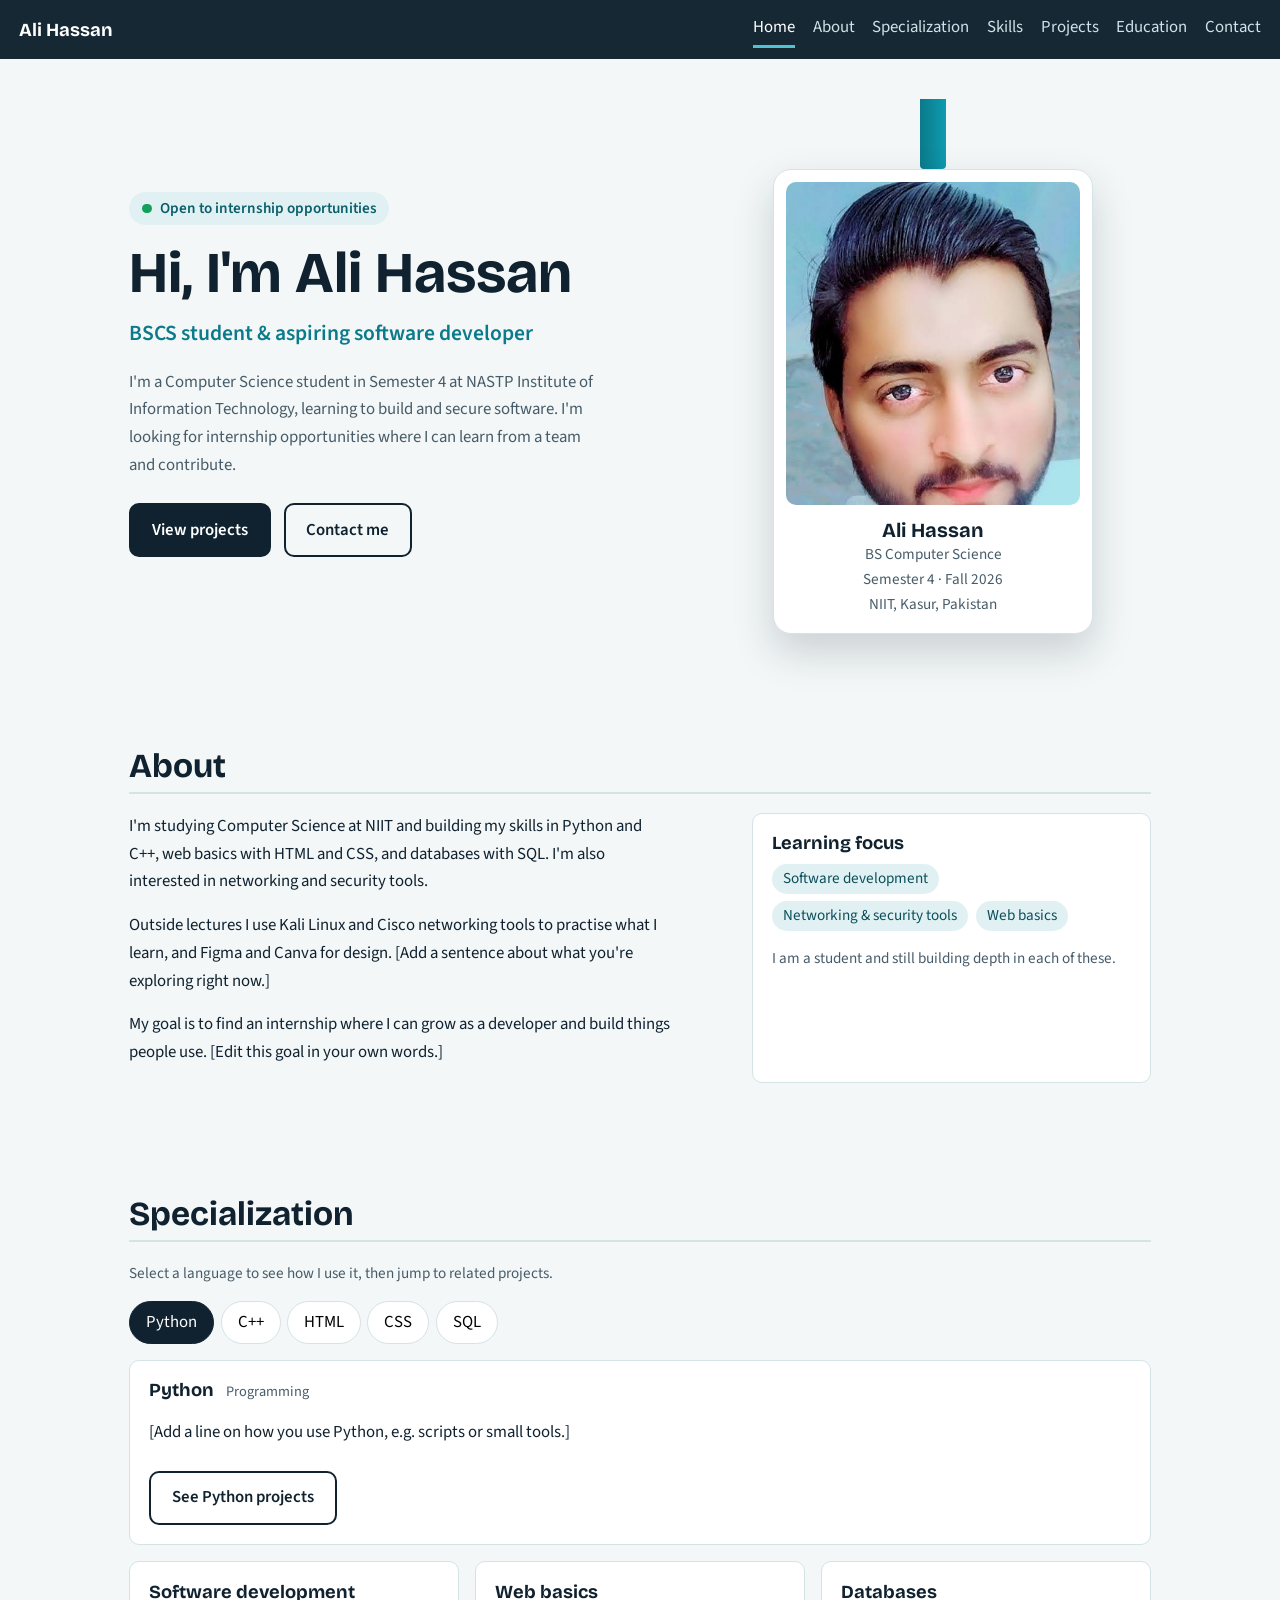
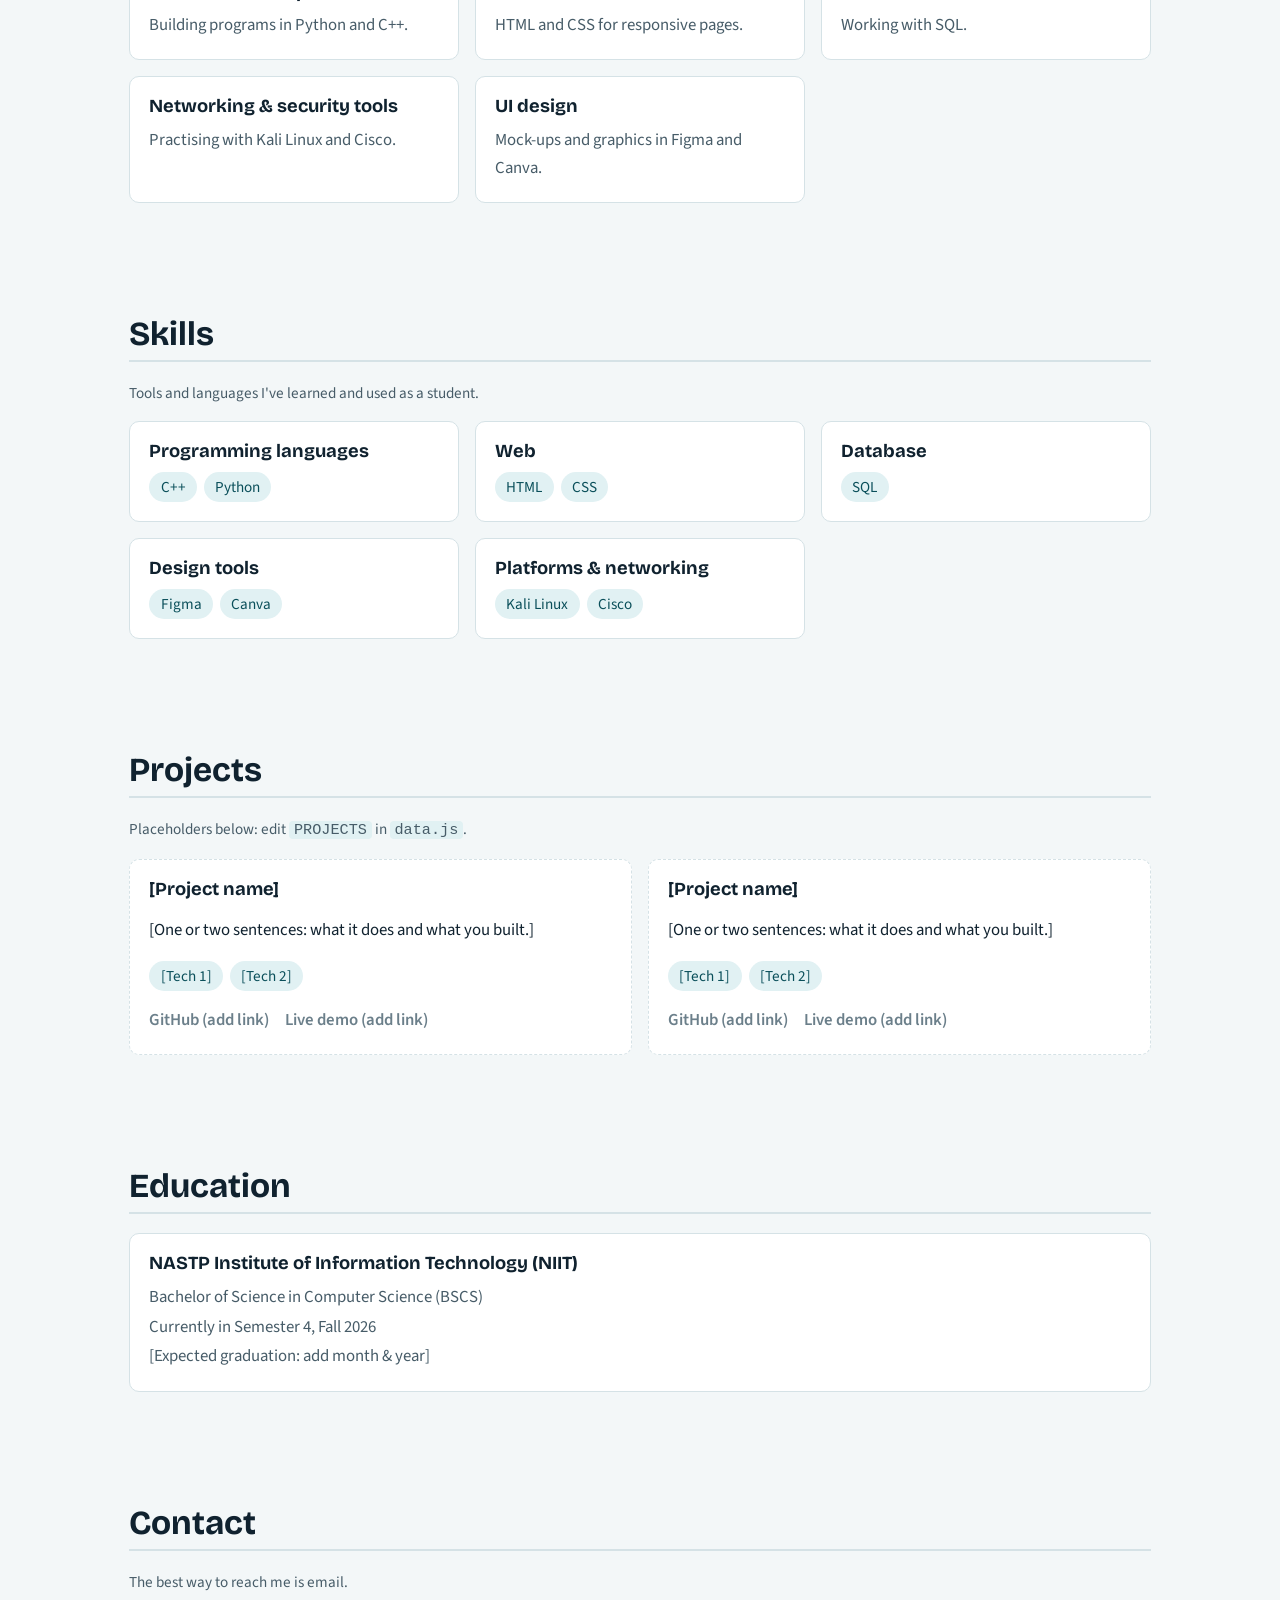
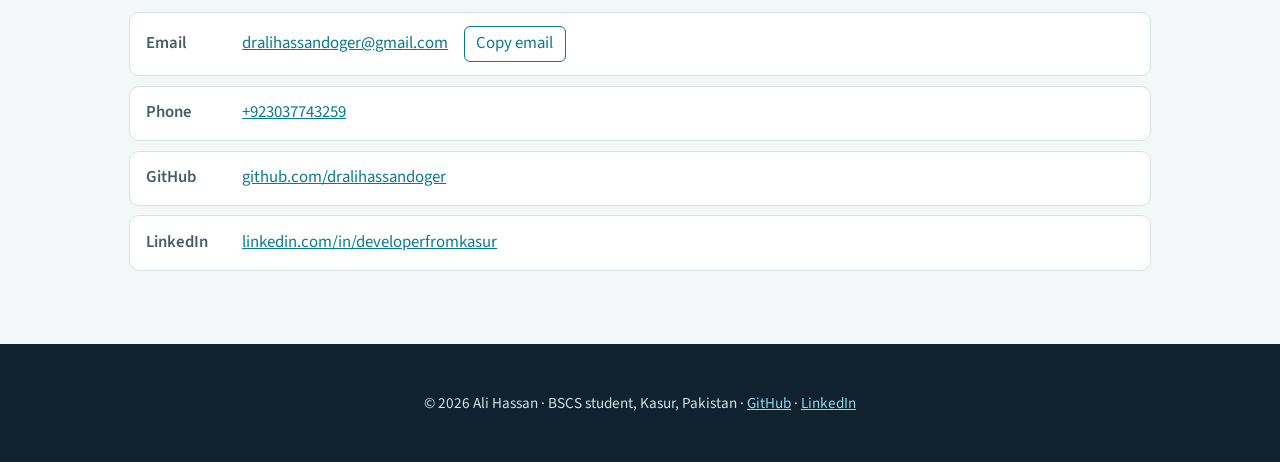
<file: index.html>
<!DOCTYPE html>
<html lang="en">
<head>
<meta charset="utf-8">
<meta name="viewport" content="width=device-width, initial-scale=1">
<title>Ali Hassan | BSCS Student & Aspiring Software Developer</title>
<meta name="description" content="Portfolio of Ali Hassan, a BSCS student at NASTP Institute of Information Technology in Kasur, Pakistan: specialization, skills, projects and internship contact details.">
<link rel="canonical" href="https://dralihassandoger.github.io/"><!-- [REPLACE with your real URL] -->
<meta name="theme-color" content="#10222f">
<meta property="og:type" content="website"><meta property="og:title" content="Ali Hassan | BSCS Student & Aspiring Software Developer">
<meta property="og:description" content="BSCS student portfolio: languages, skills, projects and contact."><meta property="og:url" content="https://dralihassandoger.github.io/">
<meta property="og:image" content="https://dralihassandoger.github.io/assets/og-image.jpg"><meta name="twitter:card" content="summary_large_image">
<link rel="preconnect" href="https://fonts.googleapis.com"><link rel="preconnect" href="https://fonts.gstatic.com" crossorigin>
<link href="https://fonts.googleapis.com/css2?family=Bricolage+Grotesque:wght@600;700&family=Source+Sans+3:wght@400;600&display=swap" rel="stylesheet">
<link rel="stylesheet" href="styles.css">
<script type="application/ld+json">
{"@context":"https://schema.org","@type":"Person","name":"Ali Hassan","url":"https://dralihassandoger.github.io/","image":"https://dralihassandoger.github.io/assets/ali-hassan.jpg","email":"mailto:dralihassandoger@gmail.com","address":{"@type":"PostalAddress","addressLocality":"Kasur","addressCountry":"PK"},"affiliation":{"@type":"CollegeOrUniversity","name":"NASTP Institute of Information Technology"},"sameAs":["https://github.com/dralihassandoger","https://www.linkedin.com/in/developerfromkasur"]}
</script>
</head>
<body>
<a class="skip" href="#main">Skip to content</a>
<header class="top">
  <a class="brand" href="#home">Ali Hassan</a>
  <button id="menu" aria-expanded="false" aria-controls="nav">Menu</button>
  <nav id="nav" aria-label="Main"><a href="#home">Home</a><a href="#about">About</a><a href="#specialization">Specialization</a><a href="#skills">Skills</a><a href="#projects">Projects</a><a href="#education">Education</a><a href="#contact">Contact</a></nav>
</header>
<main id="main">
<section id="home" class="hero">
  <div class="hero-text">
    <p class="status"><span class="dot"></span>Open to internship opportunities</p>
    <h1>Hi, I'm Ali Hassan</h1>
    <p class="lead" id="headline"></p>
    <p id="bio" class="bio"></p>
    <div class="cta"><a class="btn primary" href="#projects">View projects</a><a class="btn" href="#contact">Contact me</a></div>
  </div>
  <div class="badge-wrap">
    <div class="strap" aria-hidden="true"></div>
    <figure class="badge" id="badge">
      <img src="assets/ali-hassan.jpg" alt="Portrait of Ali Hassan" width="480" height="600" fetchpriority="high">
      <figcaption><strong>Ali Hassan</strong><span>BS Computer Science</span><span>Semester 4 · Fall 2026</span><span>NIIT, Kasur, Pakistan</span></figcaption>
    </figure>
  </div>
</section>

<section id="about"><h2>About</h2>
  <div class="two"><div id="about-text" class="prose"></div>
  <aside class="card"><h3>Learning focus</h3><ul class="chips"><li>Software development</li><li>Networking &amp; security tools</li><li>Web basics</li></ul><p class="note">I am a student and still building depth in each of these.</p></aside></div>
</section>

<section id="specialization"><h2>Specialization</h2>
  <p class="note">Select a language to see how I use it, then jump to related projects.</p>
  <div id="lang-tabs" role="tablist" aria-label="Languages"></div>
  <div id="lang-panel" class="card" role="tabpanel" tabindex="0"></div>
  <div id="focus" class="grid"></div>
</section>

<section id="skills"><h2>Skills</h2><p class="note">Tools and languages I've learned and used as a student.</p><div id="skills-grid" class="grid"></div></section>

<section id="projects"><h2>Projects</h2><p class="note">Placeholders below: edit <code>PROJECTS</code> in <code>data.js</code>.</p><p id="filter-bar" class="note" aria-live="polite"></p><div id="project-grid" class="grid"></div></section>

<section id="education"><h2>Education</h2>
  <div class="card edu"><h3 id="edu-uni"></h3><p id="edu-deg"></p><p id="edu-sem"></p><p id="edu-grad"></p></div>
</section>

<section id="contact"><h2>Contact</h2>
  <p class="note">The best way to reach me is email.</p>
  <ul class="contact">
    <li><span>Email</span><a id="mail" href="#"></a> <button id="copy" type="button">Copy email</button></li>
    <li><span>Phone</span><a id="tel" href="#"></a></li>
    <li><span>GitHub</span><a id="gh" href="#" rel="noopener" target="_blank">github.com/dralihassandoger</a></li>
    <li><span>LinkedIn</span><a id="li" href="#" rel="noopener" target="_blank">linkedin.com/in/developerfromkasur</a></li>
  </ul>
</section>
</main>
<footer><p>© <span id="year"></span> Ali Hassan · BSCS student, Kasur, Pakistan · <a id="gh2" href="#">GitHub</a> · <a id="li2" href="#">LinkedIn</a></p></footer>
<script src="data.js"></script><script src="app.js"></script>
</body>
</html>
</file>
<file: styles.css>
:root{--ink:#10222f;--paper:#f3f7f8;--card:#fff;--line:#d5e2e6;--teal:#0b7a8a;--tealbg:#e1f1f3;--muted:#475c68;--r:10px}
*{box-sizing:border-box}html{scroll-behavior:smooth;scroll-padding-top:72px}
body{margin:0;font:1.05rem/1.65 "Source Sans 3",system-ui,sans-serif;color:var(--ink);background:var(--paper)}
h1,h2,h3{font-family:"Bricolage Grotesque",system-ui,sans-serif;line-height:1.15;margin:0 0 .6rem}
h1{font-size:clamp(2.2rem,6vw,3.6rem)}h2{font-size:clamp(1.6rem,3.5vw,2.1rem);padding-bottom:.4rem;border-bottom:2px solid var(--line);margin-bottom:1.2rem}h3{font-size:1.15rem}
a{color:var(--teal)}a:focus-visible,button:focus-visible{outline:3px solid var(--teal);outline-offset:2px}
.skip{position:absolute;left:-999px}.skip:focus{left:8px;top:8px;background:#fff;padding:.5rem;z-index:99}
.top{position:sticky;top:0;z-index:10;display:flex;align-items:center;justify-content:space-between;flex-wrap:wrap;padding:.7rem 1.2rem;background:rgba(16,34,47,.97);color:#fff}
.brand{font:700 1.15rem "Bricolage Grotesque",sans-serif;color:#fff;text-decoration:none}
#nav{display:none;width:100%;flex-direction:column;padding-top:.5rem}#nav.open{display:flex}
#nav a{color:#cfe3e8;text-decoration:none;padding:.5rem .2rem;border-bottom:3px solid transparent}#nav a.on,#nav a:hover{color:#fff;border-color:#4fc3d4}
#menu{background:none;color:#fff;border:1px solid #4a6573;border-radius:6px;padding:.35rem .8rem;font:inherit}
@media(min-width:860px){#menu{display:none}#nav{display:flex;flex-direction:row;width:auto;gap:1.1rem;padding:0}#nav a{padding:.2rem 0}}
main{max-width:1060px;margin:auto;padding:0 1.2rem}section{padding:3.5rem 0}
.hero{display:grid;gap:2.5rem;align-items:center;padding-top:2.5rem}
@media(min-width:860px){.hero{grid-template-columns:1.25fr 1fr}}
.status{display:inline-flex;align-items:center;gap:.5rem;background:var(--tealbg);color:#0a5f6b;padding:.25rem .8rem;border-radius:99px;font-weight:600;font-size:.95rem}
.dot{width:.6rem;height:.6rem;border-radius:50%;background:#12a05a;animation:pulse 2.4s infinite}
@keyframes pulse{50%{box-shadow:0 0 0 6px rgba(18,160,90,.18)}}
.lead{font-size:1.35rem;font-weight:600;color:var(--teal);margin:.2rem 0 .8rem}.bio{max-width:60ch;color:var(--muted)}
.cta{display:flex;gap:.8rem;flex-wrap:wrap;margin-top:1.5rem}
.btn{padding:.7rem 1.3rem;border-radius:var(--r);border:2px solid var(--ink);color:var(--ink);text-decoration:none;font-weight:600;transition:transform .15s}
.btn:hover{transform:translateY(-2px)}.btn.primary{background:var(--ink);color:#fff}
.badge-wrap{display:flex;flex-direction:column;align-items:center;perspective:900px}
.strap{width:26px;height:70px;background:linear-gradient(90deg,#0b7a8a,#0e9bb0);border-radius:0 0 4px 4px}
.badge{margin:0;width:min(320px,80vw);background:#fff;border:1px solid var(--line);border-radius:18px;padding:12px 12px 16px;box-shadow:0 18px 40px rgba(16,34,47,.18);transition:transform .2s;transform-style:preserve-3d;animation:drop .9s cubic-bezier(.2,.9,.3,1.2) both}
@keyframes drop{from{transform:translateY(-40px) rotate(-4deg);opacity:0}}
.badge img{width:100%;height:auto;aspect-ratio:4/4.4;object-fit:cover;object-position:top;border-radius:10px;display:block}
.badge figcaption{display:grid;text-align:center;padding-top:.8rem}.badge strong{font:700 1.25rem "Bricolage Grotesque",sans-serif}.badge span{color:var(--muted);font-size:.95rem}
.two{display:grid;gap:1.5rem}@media(min-width:860px){.two{grid-template-columns:1.5fr 1fr}}
.prose p{margin:0 0 1rem;max-width:68ch}.note{color:var(--muted);font-size:.95rem}code{background:var(--tealbg);padding:0 .3rem;border-radius:4px}
.grid{display:grid;gap:1rem;grid-template-columns:repeat(auto-fit,minmax(250px,1fr))}
.card{background:var(--card);border:1px solid var(--line);border-radius:var(--r);padding:1.2rem}
.chips{list-style:none;margin:.5rem 0 0;padding:0;display:flex;flex-wrap:wrap;gap:.45rem}
.chips li{background:var(--tealbg);color:#0a4f5a;padding:.15rem .7rem;border-radius:99px;font-size:.95rem}
.project.ph{border-style:dashed}.project .links{display:flex;gap:1rem;margin-top:1rem;font-weight:600}.off{color:#6b7f8a}
#tabs{display:flex;gap:.4rem;overflow-x:auto;padding-bottom:.4rem}
.tab{flex:none;border:1px solid var(--line);background:#fff;border-radius:99px;padding:.4rem 1rem;font:inherit;cursor:pointer}
.tab[aria-selected=true]{background:var(--ink);color:#fff;border-color:var(--ink)}
#panel{margin-top:1rem;background:#fff;border:1px solid var(--line);border-radius:var(--r);padding:1.2rem}
.sub{margin:0 0 .6rem}.courses{list-style:none;margin:0;padding:0}
.courses li{display:grid;grid-template-columns:4.6rem 1fr auto;gap:.8rem;padding:.5rem 0;border-top:1px solid var(--line)}
.code{color:var(--teal);font-weight:600}.grade{font-weight:600;min-width:2rem;text-align:right}
.edu p{margin:.1rem 0;color:var(--muted)}
.contact{list-style:none;padding:0;display:grid;gap:.6rem}.contact li{display:flex;flex-wrap:wrap;gap:.3rem 1rem;align-items:center;background:#fff;border:1px solid var(--line);border-radius:var(--r);padding:.8rem 1rem}
.contact span{width:5rem;font-weight:600;color:var(--muted)}.contact a{overflow-wrap:anywhere}
#copy{border:1px solid var(--teal);color:var(--teal);background:#fff;border-radius:6px;padding:.2rem .7rem;font:inherit;cursor:pointer}
footer{text-align:center;padding:2rem 1rem;background:var(--ink);color:#cfe3e8;font-size:.95rem}footer a{color:#8fdbe8}
@media(prefers-reduced-motion:reduce){*{animation:none!important;transition:none!important;scroll-behavior:auto!important}}

#lang-tabs{display:flex;gap:.4rem;flex-wrap:wrap;margin-bottom:1rem}#lang-panel{margin-bottom:1rem}
#lang-panel small{font:400 .9rem "Source Sans 3",sans-serif;color:var(--muted);margin-left:.5rem}#lang-panel .btn{margin-top:.5rem;font:inherit;font-weight:600;background:#fff;cursor:pointer}
#focus .card p{margin:0;color:var(--muted)}#filter-bar button{margin-left:.5rem;border:1px solid var(--teal);color:var(--teal);background:#fff;border-radius:6px;padding:.1rem .6rem;font:inherit;cursor:pointer}
</file>
